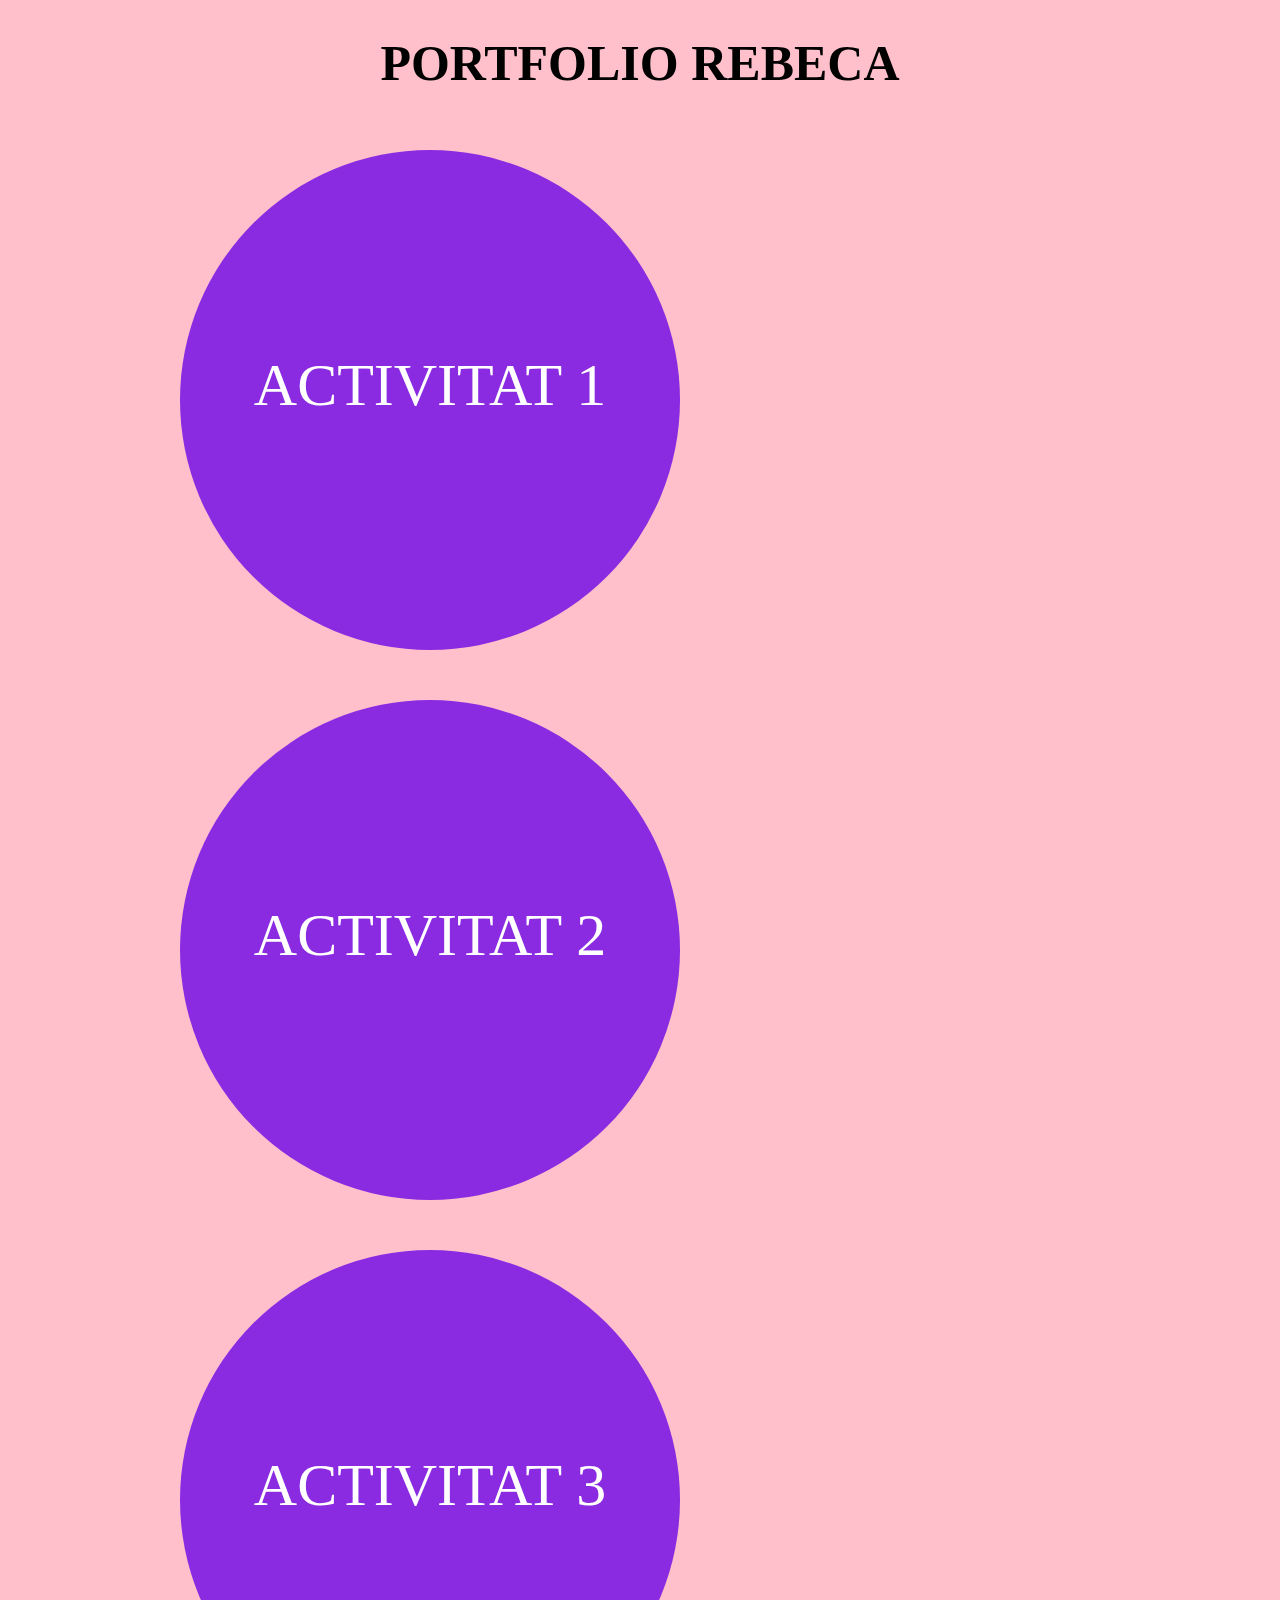
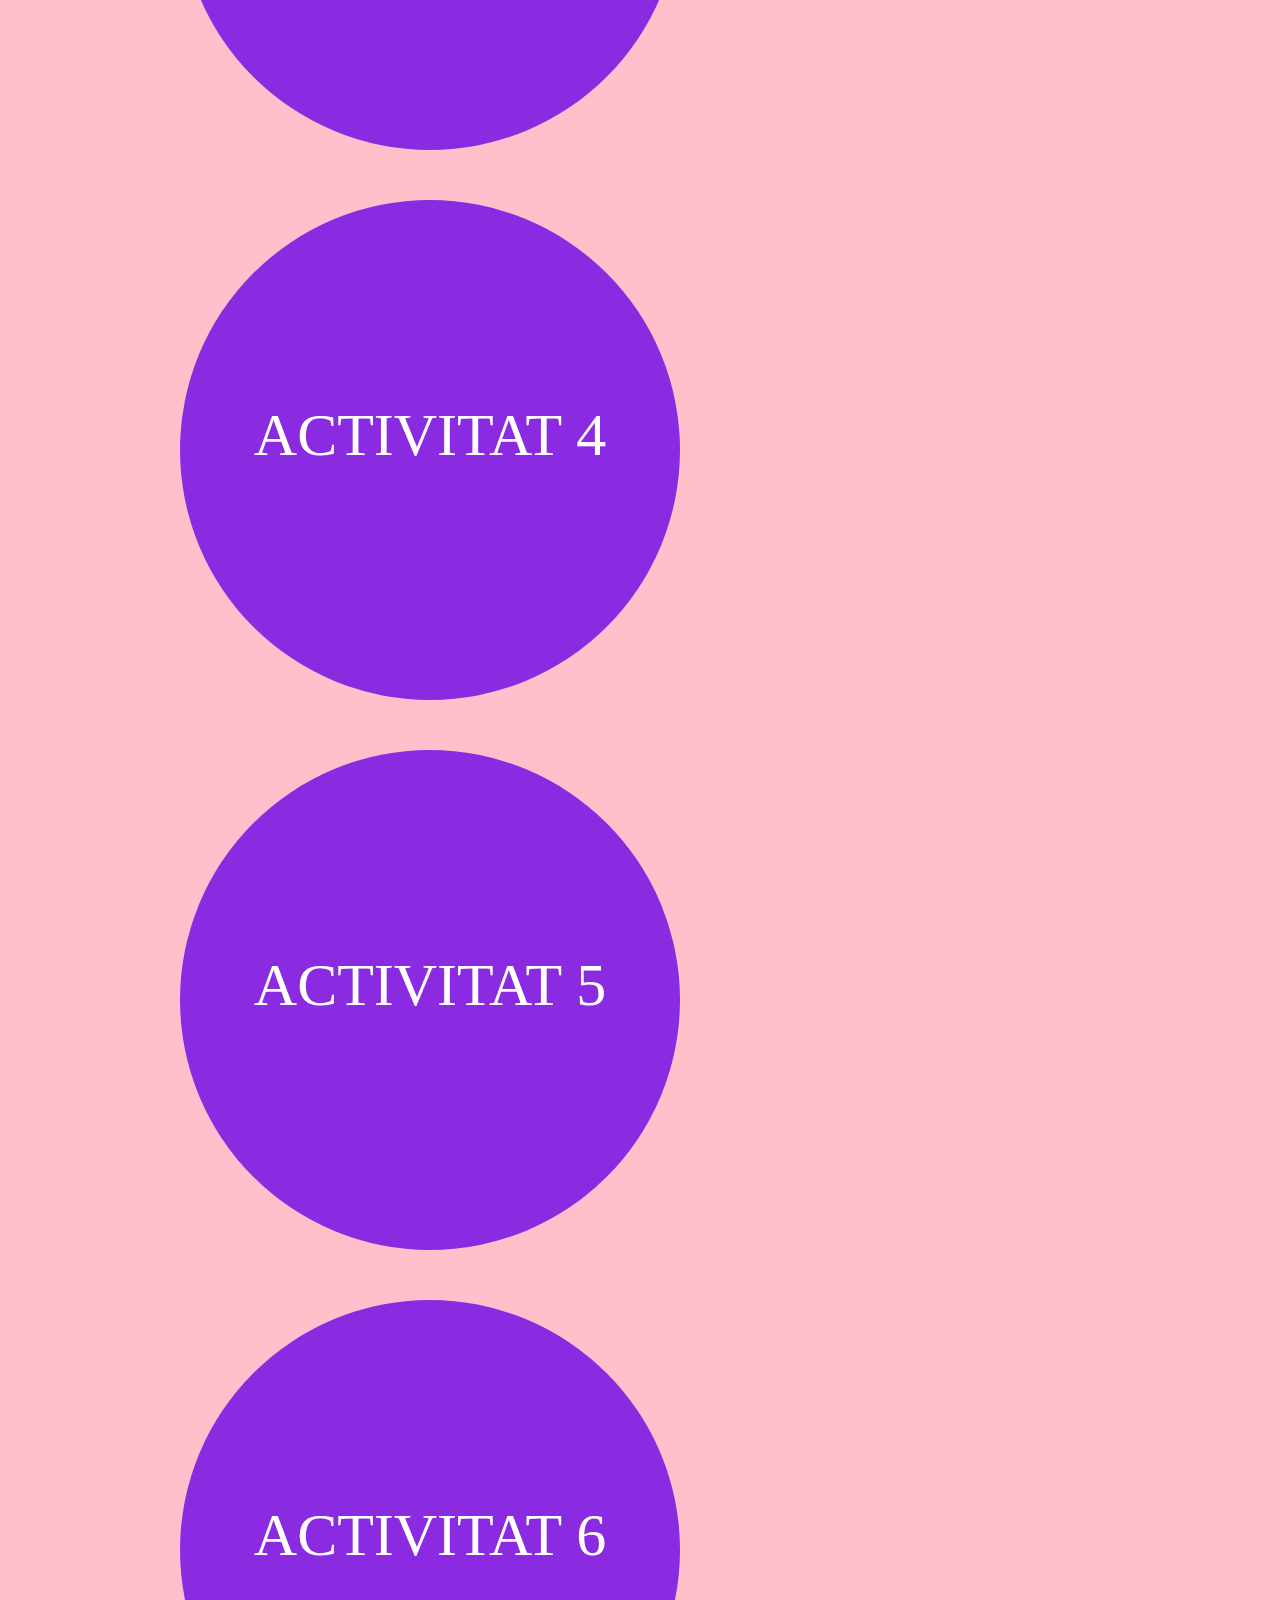
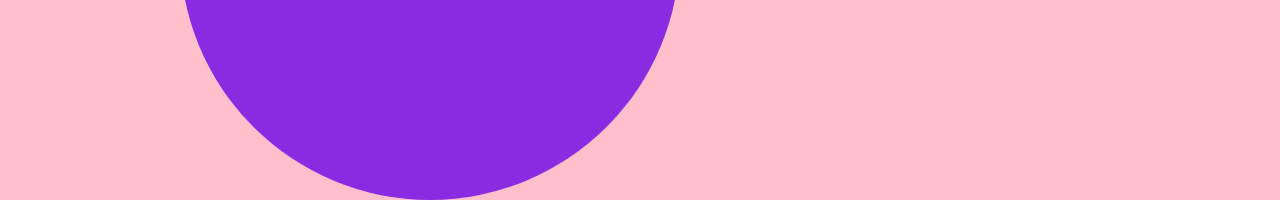
<file: index.html>
<!DOCTYPE html>
<html>
<head>
    <meta charset="UTF-8">
    <meta name="Rebeca">
    <meta lang="es">
    <link rel="stylesheet" href="estils.css">
    <title>Portfolio</title>
</head>
<body>
    <div id="titulo">
        <h1 id="titulo">Portfolio Rebeca</h1>
    </div>
    <div id="contenedor">
        <a href="horario/index.html" target="_blank"><div class="circulo" id="act1">activitat 1</div></a>
        <a href="listado/index.html" target="_blank"><div class="circulo" id="act2">activitat 2</div></a>
        <a href="web/index.html" target="_blank"><div class="circulo" id="act3">activitat 3</div></a>
        <a href="cara/index.html" target="_blank"><div class="circulo" id="act4">activitat 4</div></a>
        <a href="primero/index.html" target="_blank"><div class="circulo" id="act5">activitat 5</div></a>
        <a href="semafor/index.html" target="_blank"><div class="circulo" id="act6">activitat 6</div></a>
    </div>
</body>
</html>
</file>
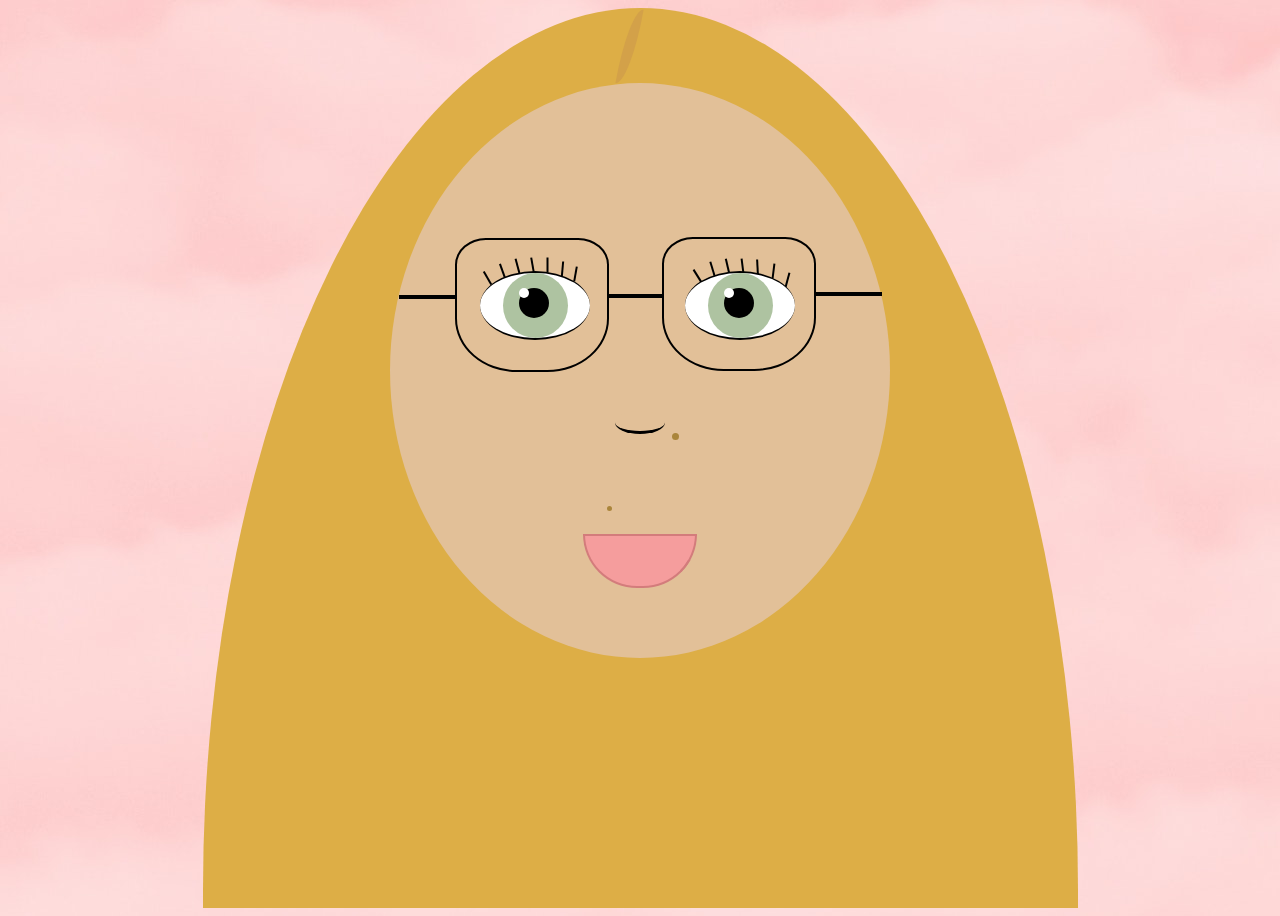
<file: cara/index.html>
<!DOCTYPE html>
<html>
  <head>
    <meta charset="utf-8">
    <meta lang="en">
    <meta name="Rebeca">
    <title>Posicionamiento</title>
    <link rel="stylesheet" href="estils.css">
  </head>
  <body>
        <div id="pelo">
        <div id="cara">
        <div class="pestañas" id="pestaña1"></div>
        <div class="pestañas" id="pestaña2"></div>
        <div class="pestañas" id="pestaña3"></div>
        <div class="pestañas" id="pestaña4"></div>
        <div class="pestañas" id="pestaña5"></div>
        <div class="pestañas" id="pestaña6"></div>
        <div class="pestañas" id="pestaña7"></div>

        <div class="pestañas2" id="pestaña8"></div>
        <div class="pestañas2" id="pestaña9"></div>
        <div class="pestañas2" id="pestaña10"></div>
        <div class="pestañas2" id="pestaña11"></div>
        <div class="pestañas2" id="pestaña12"></div>
        <div class="pestañas2" id="pestaña13"></div>
        <div class="pestañas2" id="pestaña14"></div>


        <div class="ojos" id="ojo1"><div class="verde"></div><div class="negro"><div class="blanco"></div></div></div>
        <div class="ojos" id="ojo2"><div class="verde"></div><div class="negro"><div class="blanco"></div></div></div>
        <div id="nariz"></div>
        <div id="boca"></div>
        <div id="boca1"></div>
        <div class="gafas" id="cristalizq"><div class="gafas" id="cristalder"></div><div class="gafas" id="linea"></div><div class="gafas" id= "lineaizq"></div><div class="gafas" id="lineader"></div>
        <div id="berruga">
        <div id="berruga1">
        <div id="flequillo">


      </div></div>
    </div>








  </body>
</html>
</file>
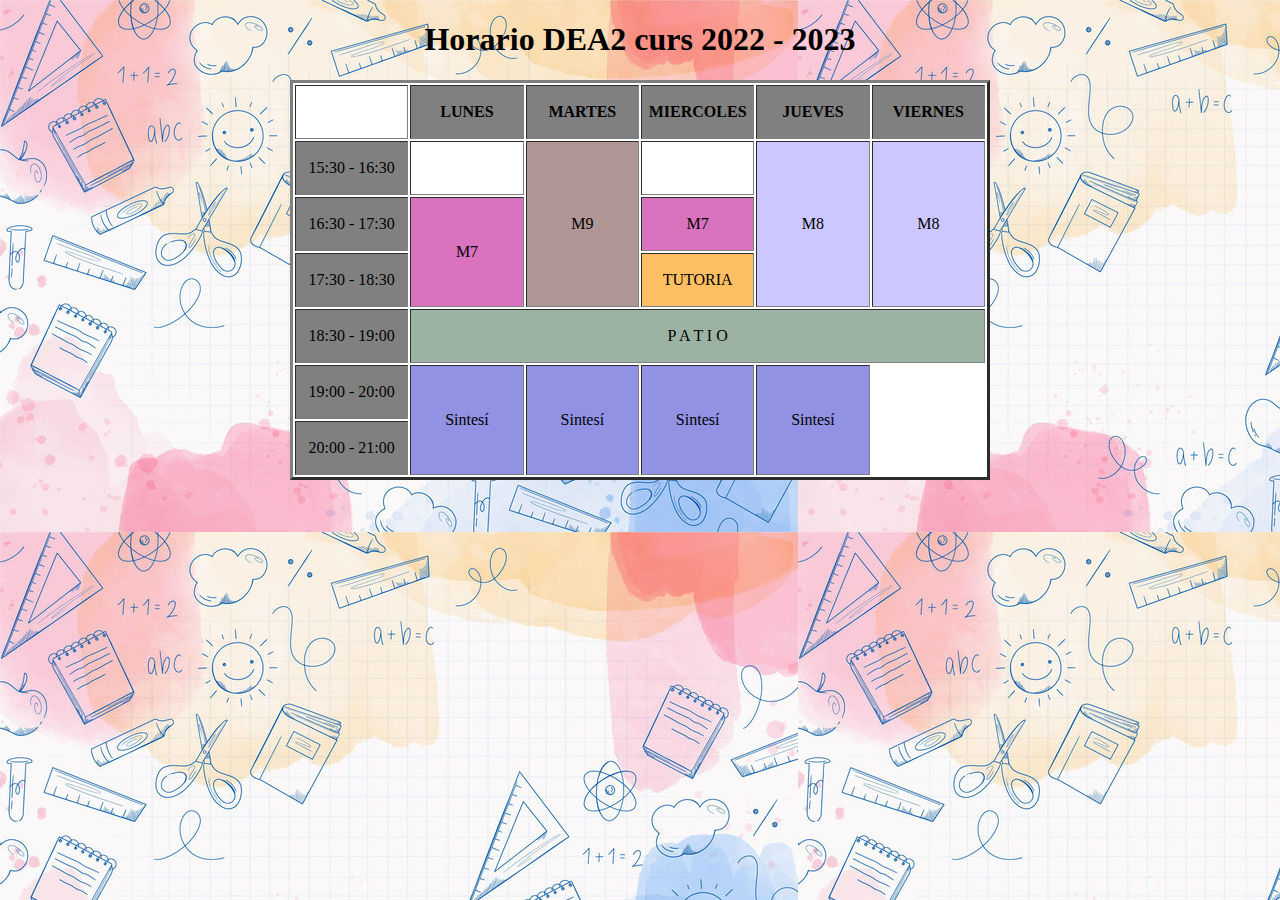
<file: horario/index.html>
<!DOCTYPE html>
<html>
  <head>
    <meta charset="utf-8">
    <meta lang="en" dir="ltr">
    <meta name="LAU">
    <title>Horario de clase</title>
  </head>

  <body background="image.jpeg">
      <h1 align="center">Horario DEA2 curs 2022 - 2023</h1>

      <table border="3px" align="center" bgcolor="white" width="700px" height="250px">
        <th>
          <td align="center" width="100px" height="50px" bgcolor="grey"><b>LUNES</b></td>
          <td align="center" width="100px" height="50px" bgcolor="grey"><b>MARTES</b></td>
          <td align="center" width="100px" height="50px" bgcolor="grey"><b>MIERCOLES</b></td>
          <td align="center" width="100px" height="50px" bgcolor="grey"><b>JUEVES</b></td>
          <td align="center" width="100px" height="50px" bgcolor="grey"><b>VIERNES</b></td>

        <tr>
          <td align="center" width="100px" height="50px" bgcolor="grey">15:30 - 16:30</td>
          <td></td>
          <td align="center" rowspan="3" bgcolor="#B19696">M9</td>
          <td></td>
          <td align="center" rowspan="3"bgcolor="#CDC7FF">M8</td>
          <td align="center" rowspan="3"bgcolor="#CDC7FF">M8</td>
        </tr>

        <tr>
          <td align="center" width="100px" height="50px" bgcolor="grey">16:30 - 17:30</td>
          <td align="center"  rowspan="2" bgcolor="#D973C0">M7</td>
          <td align="center"  bgcolor="#D973C0">M7</td>
        </tr>

        <tr>
          <td align="center" width="100px" height="50px" bgcolor="grey">17:30 - 18:30</td>
          <td align="center" bgcolor="#FFBF62">TUTORIA</td>
        </tr>

        <tr>
          <td align="center" width="100px" height="50px" bgcolor="grey">18:30 - 19:00</td>
          <td align="center" colspan="5" bgcolor="#9CB3A3">P  A  T  I  O</td>
        </tr>

        <tr>
          <td align="center" width="100px" height="50px" bgcolor="grey">19:00 - 20:00</td>
          <td align="center" rowspan="2"bgcolor="#9292E4">Sintesí</td>
          <td align="center" rowspan="2"bgcolor="#9292E4">Sintesí</td>
          <td align="center" rowspan="2"bgcolor="#9292E4">Sintesí</td>
          <td align="center" rowspan="2"bgcolor="#9292E4">Sintesí</td>
        </tr>

        <tr>
          <td align="center" width="100px" height="50px" bgcolor="grey">20:00 - 21:00</td>
        </tr>
      </table>
  </body>
</html>
</file>
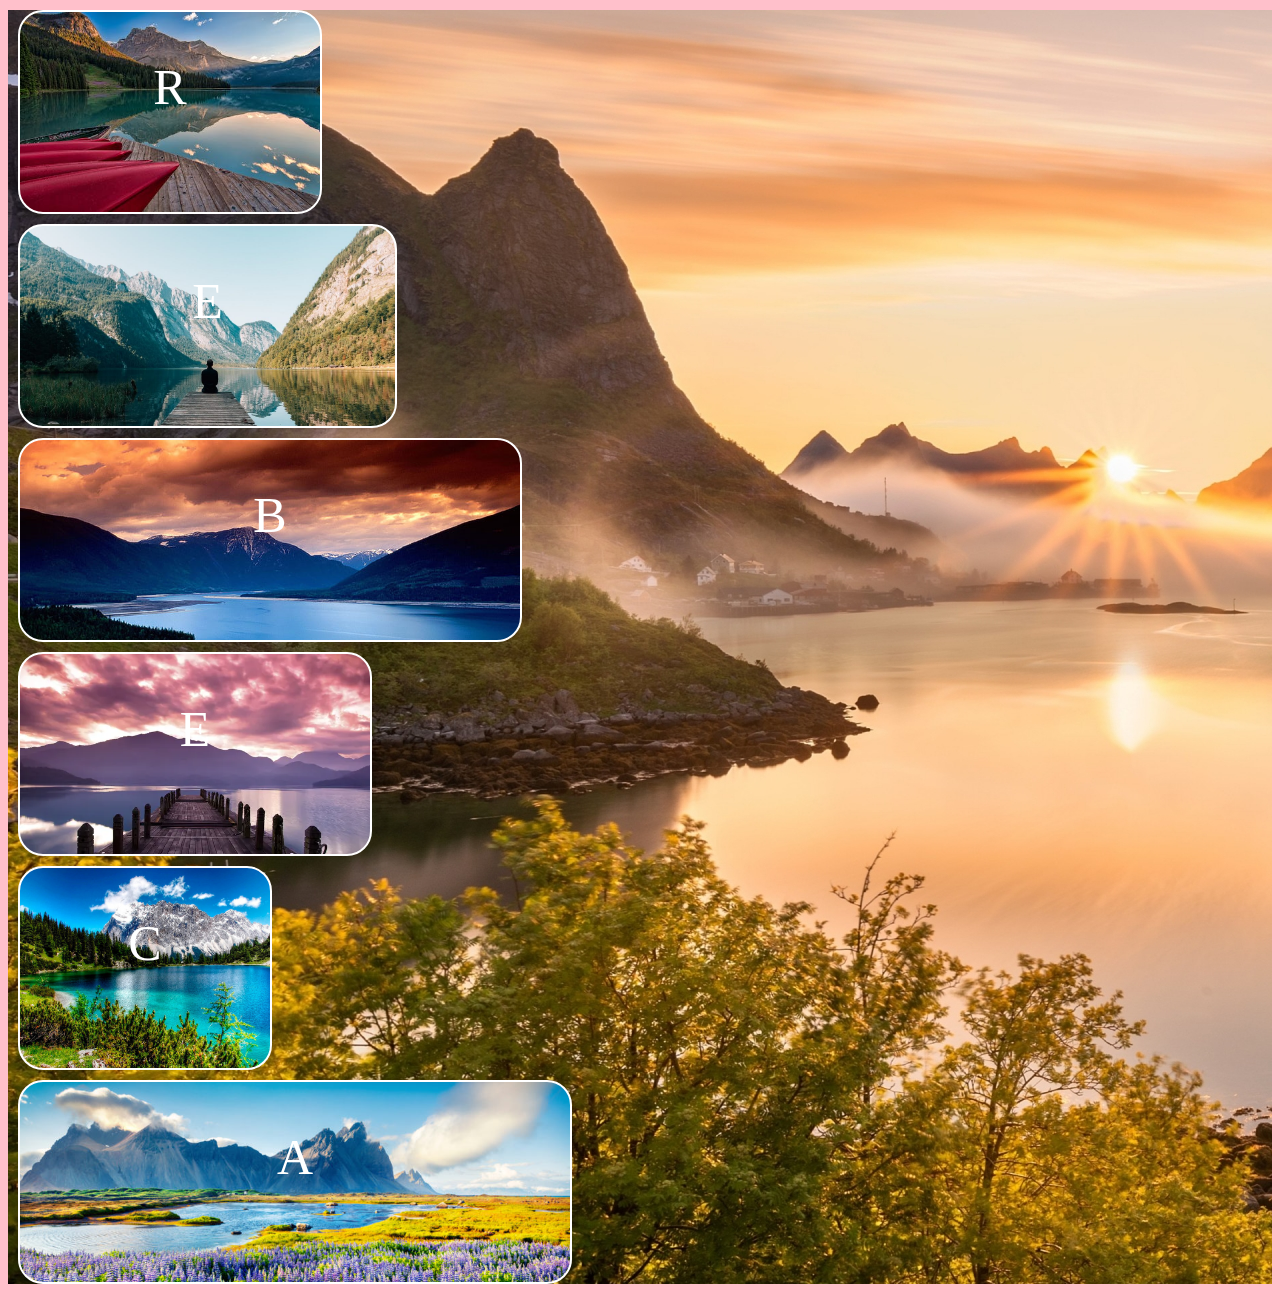
<file: listado/index.html>
<!DOCTYPE html>
<html>
  <head>
    <meta charset="utf-8">
    <meta lang="en" dir="ltr">
    <meta name= "REBECA">
    <title>ESTILOS</title>
    <link rel="stylesheet" href="estils.css">
  </head>

  <body>

    <div id="contenidor">
      <div id="div1" class="cuadraditos">R</div>
      <div id="div2" class="cuadraditos">E</div>
      <div id="div3" class="cuadraditos">B</div>
      <div id="div4" class="cuadraditos">E</div>
      <div id="div5" class="cuadraditos">C</div>
      <div id="div6" class="cuadraditos">A</div>
    </div>

  </body>
</html>
</file>
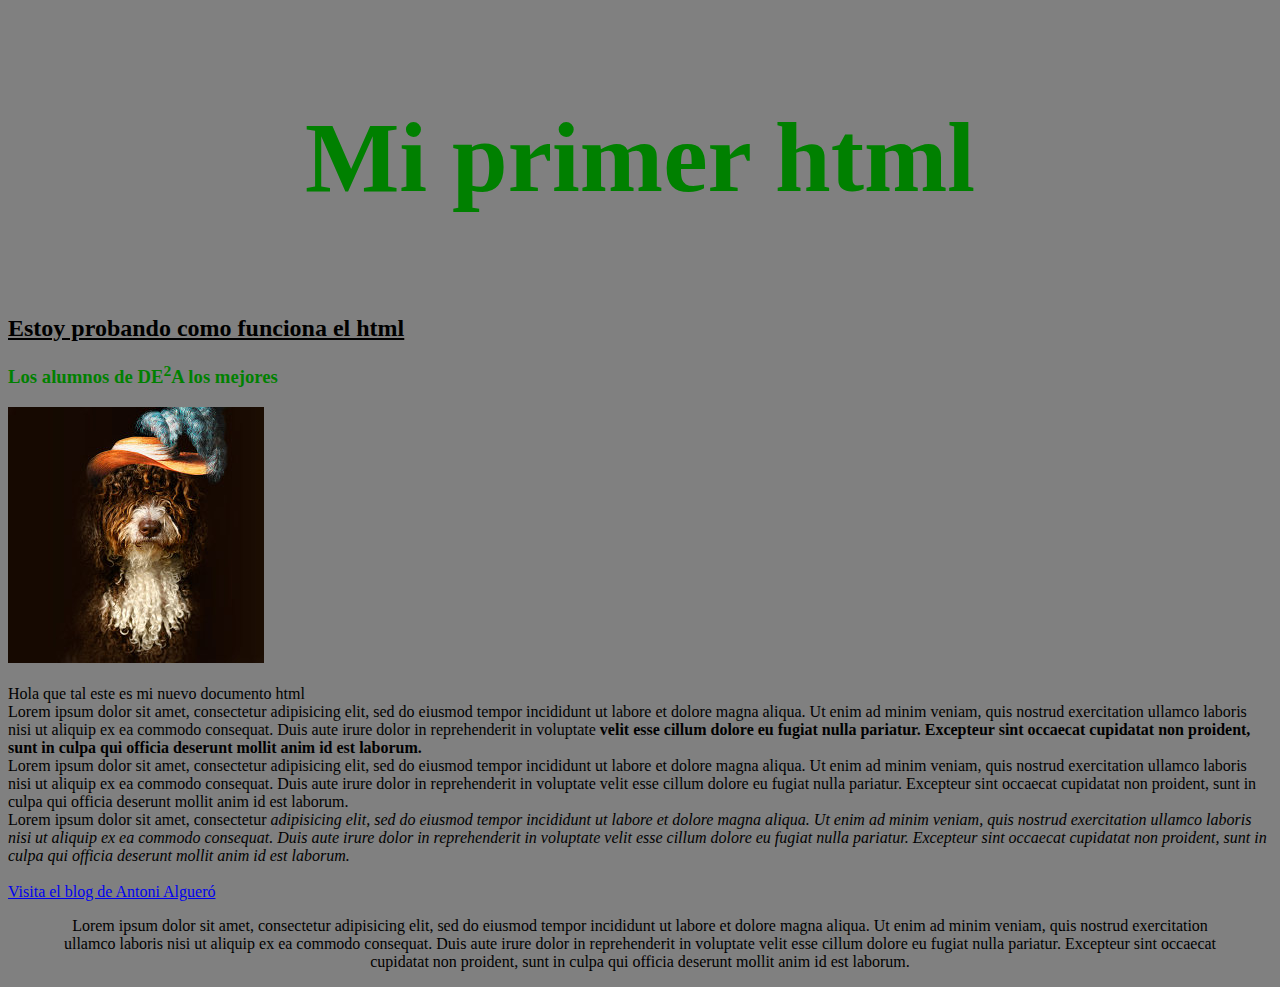
<file: primero/index.html>
<!DOCTYPE html>
<html>
   <head>
     <meta charset="utf-8">
     <meta lang="es">
     <meta name="LAU">
     <title>mi primer html</title>
   </head>

   <body bgcolor="grey">
     <header>
     <h1><center><p style="color:green; font-size:100px">Mi primer html</p><center></h1>
     <h2><u>Estoy probando como funciona el html</u></h2>
     <h3><p style ="color:green">Los alumnos de DE<sup>2</sup>A los mejores</h3>
      <img src="gato sombrero.jpeg">
     <br><br>Hola que tal este es mi nuevo documento html<br>Lorem ipsum dolor sit amet, consectetur adipisicing elit, sed do eiusmod tempor incididunt ut labore et dolore magna aliqua. Ut enim ad minim veniam, quis nostrud exercitation ullamco laboris nisi ut aliquip ex ea commodo consequat. Duis aute irure dolor in reprehenderit in voluptate <b>velit esse cillum dolore eu fugiat nulla pariatur. Excepteur sint occaecat cupidatat non proident, sunt in culpa qui officia deserunt mollit anim id est laborum.</b> <br>Lorem ipsum dolor sit amet, consectetur adipisicing elit, sed do eiusmod tempor incididunt ut labore et dolore magna aliqua. Ut enim ad minim veniam, quis nostrud exercitation ullamco laboris nisi ut aliquip ex ea commodo consequat. Duis aute irure dolor in reprehenderit in voluptate velit esse cillum dolore eu fugiat nulla pariatur. Excepteur sint occaecat cupidatat non proident, sunt in culpa qui officia deserunt mollit anim id est laborum. <br>Lorem ipsum dolor sit amet, consectetur <i>adipisicing elit, sed do eiusmod tempor incididunt ut labore et dolore magna aliqua. Ut enim ad minim veniam, quis nostrud exercitation ullamco laboris nisi ut aliquip ex ea commodo consequat. Duis aute irure dolor in reprehenderit in voluptate velit esse cillum dolore eu fugiat nulla pariatur. Excepteur sint occaecat cupidatat non proident, sunt in culpa qui officia deserunt mollit anim id est laborum.</i>
     <br><br><a href="https://agora.xtec.cat/ifp-alguero/">Visita el blog de Antoni Algueró</a>
     <blockquote><center>Lorem ipsum dolor sit amet, consectetur adipisicing elit, sed do eiusmod tempor incididunt ut labore et dolore magna aliqua. Ut enim ad minim veniam, quis nostrud exercitation ullamco laboris nisi ut aliquip ex ea commodo consequat. Duis aute irure dolor in reprehenderit in voluptate velit esse cillum dolore eu fugiat nulla pariatur. Excepteur sint occaecat cupidatat non proident, sunt in culpa qui officia deserunt mollit anim id est laborum.<center></blockquote>
   </body>

   <footer>
   </footer>
</html>
</file>
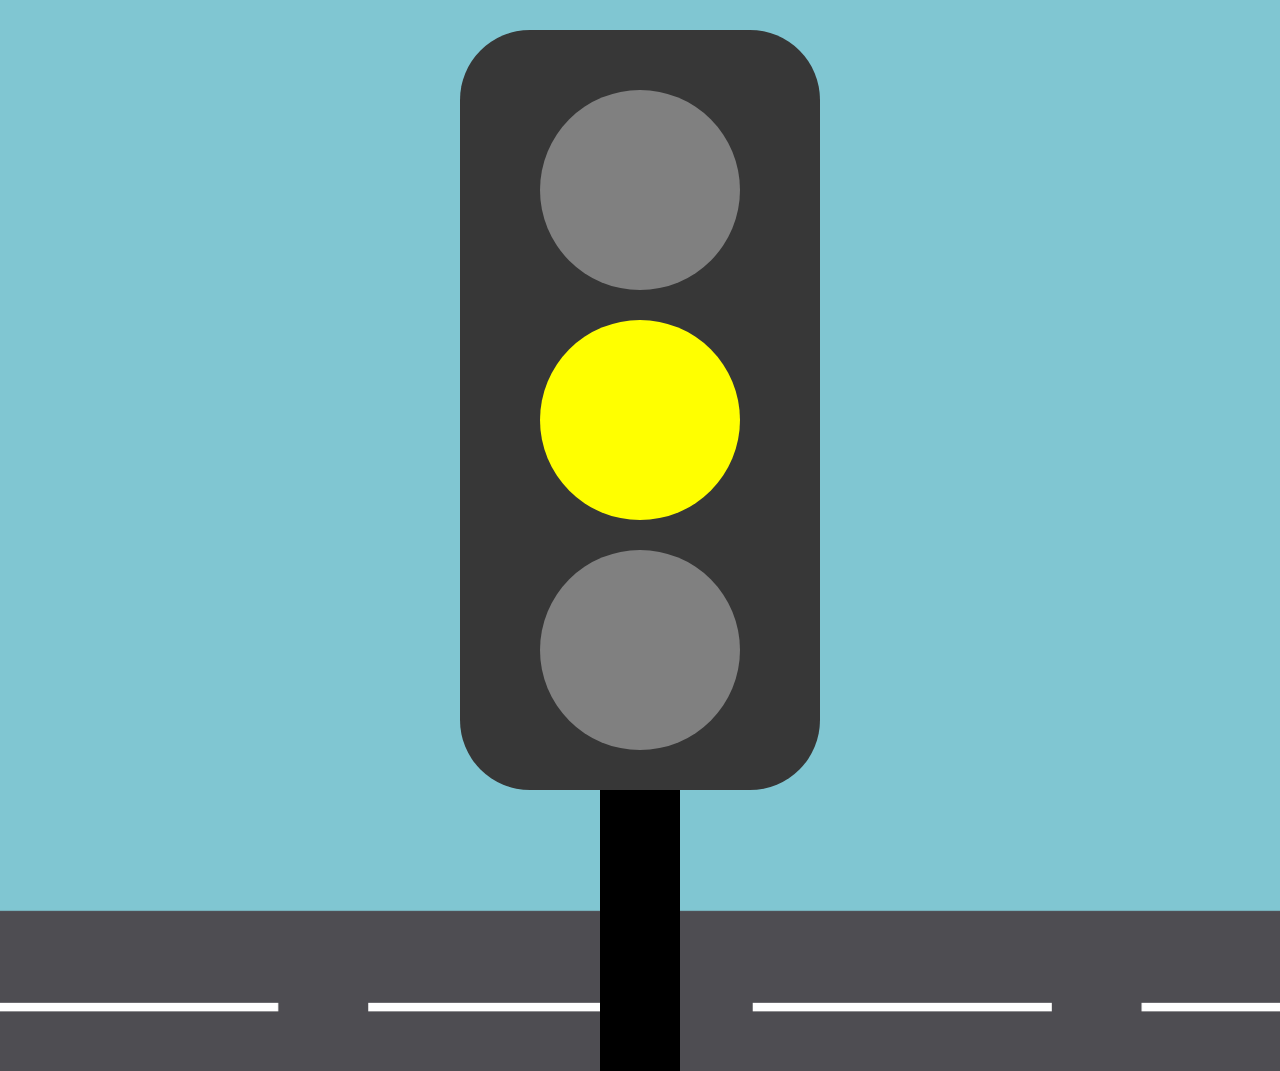
<file: semafor/index.html>
<!DOCTYPE html>
<html lang="en">
<head>
    <meta charset="UTF-8">
    <meta name="rebeca" >
    <title>Document</title>
    <link rel="stylesheet" href="estils.css">
</head>
<body>
    <div id="semaforo">
        <div class="circulos" id="rojo"></div>
        <div class="circulos" id="amarillo"></div>
        <div class="circulos" id="verde"></div>
    </div>
    <div id="palo"></div>
</body>
</html>
</file>
<file: estils.css>
body {
    background-color: pink;
    margin: 0 auto;
    padding: 0;
    display: flex;
    flex-direction: column;
    justify-content: center;
}

#titulo {
    height: 100px;
    text-align: center;
    font-size: 50px;
    text-transform: uppercase;
    font-family: Cambria, Cochin, Georgia, Times, 'Times New Roman', serif;
}

#contenedor {
    margin: auto;
    flex-direction: row;
    justify-content: center;
    height: 100%;
}

.circulo {
    background-color: blueviolet;
    float: left;
    height: 500px;
    width: 500px;
    border-radius: 100%;
    margin-left: 180px;
    margin-top: 50px;
    text-align: center;
    font-size: 60px;
    color: white;
    text-transform: uppercase;
    line-height: 470px;
}

#act1:hover {
    background-image: url(img/agenda.png);
}

#act2:hover {
    background-image: url(img/estilos.png);
}

#act3:hover {
    background-image: url(img/web.png);
}

#act4:hover {
    background-image: url(img/cara.png);
}

#act5:hover {
    background-image: url(img/primero.png);
}

#act6:hover {
    background-image: url(img/semafor.png);
}
</file>
<file: cara/estils.css>
body {
background-image: url(img/fondo.jpeg);
}

#pelo {
  margin: 0 auto;
  background-color: #ddae46;
  border-radius: 51% 51% 50% 50% / 100% 100% 0% 0%;
  height: 900px;
  width: 875px;

}

#cara {
  margin: 0 auto;
  height: 575px;
  width: 500px;
  background-color: #e2c098;
  border-radius: 50%;
  position: relative;
  top: 75px;
}

#flequillo {
  height: 77px;
  width: 15px;
  background-color: #d3a149 ;
  position: relative;
  top: -425px;
  left: -50px;
  border-radius: 100% 0 100% 0;
  transform: rotate(10deg);
}

.ojos {
  height: 65px;
  width: 110px;
  background-color: white;
  border-radius: 100%;
  float: left;
  position: relative;
  top: 160px;
}

#ojo1 {
  margin-left: 90px;
  border-bottom: 2px solid black;
  border-top: 2px solid black;
}

#ojo2 {
  margin-left: 95px;
  border-bottom: 2px solid black;
  border-top: 2px solid black;
}

.verde {
  background-color: #aec3a1;
  height: 65px;
  width: 65px;
  border-radius: 100%;
  margin-left: 23px;
  margin-top: 0px;
}

.negro {
  background-color: black;
  height: 30px;
  width: 30px;
  border-radius: 100%;
  margin-left: 39px;
  margin-top: -50px;
}

.blanco {
  background-color: white;
  height: 10px;
  width: 10px;
  border-radius: 100%;
}

#nariz {
  height: 20px;
  width: 50px;
  border-radius: 50%;
  background-color: #e2c098;
  position: relative;
  top: 300px;
  margin: 0 auto;
  border-bottom: 3px solid black;
}

#boca {
  margin: 0 auto;
  width: 110px;
  height: 50px;
  border: 2px solid #D37C7C;
  background: #F59D9D;
  -moz-border-radius: 0 0 100px 100px;
  -webkit-border-radius: 100px 100px 0 0;
  border-radius: 0 0 100px 100px;
  margin-top: 400px;
}

.gafas {
  border: 2px solid black;
  position: relative;
}

#cristalizq {
  height: 130px;
  width: 150px;
  top: -350px;
  left: 65px;
  border-radius: 20% 20% 40% 40%;
}

#cristalder {
  height: 130px;
  width: 150px;
  top: -3px;
  left: 205px;
  border-radius: 20% 20% 40% 40%;
}

#linea {
  width: 52px;
  top: -80px;
  left: 150px;
  border: 2px solid black;
}

#lineaizq {
  width: 53px;
  top: -83px;
  left: -58px;
}

#lineader {
  width: 63px;
  top: -90px;
  left: 358px;
}

#berruga {
  height: 5px;
  width: 5px;
  background-color: #aa853b;
  position: relative;
  top: 120px;
  left: 150px;
  border-radius: 100%;

}

#berruga1 {
  height: 7px;
  width: 7px;
  background-color: #aa853b;
  position: relative;
  top: -73px;
  right: -65px;
  border-radius: 100%;
}

.pestañas {
  background-color: black;
  width: 15px;
  height: 2px;
  position: relative;
  transform: rotate(60deg);
}

.pestañas2 {
  background-color: black;
  width: 15px;
  height: 2px;
  position: relative;
  transform: rotate(60deg);
}

#pestaña1 {
left: 90px;
top: 194px;
}

#pestaña2 {
left: 105px;
top: 185px;
transform: rotate(70deg);
}

#pestaña3 {
left: 120px;
top: 178px;
transform: rotate(75deg);
}

#pestaña4 {
left: 135px;
top: 175px;
transform: rotate(80deg);
}

#pestaña5 {
left: 150px;
top: 173px;
transform: rotate(90deg);
}

#pestaña6 {
left: 165px;
top: 175px;
transform: rotate(95deg);
}

#pestaña7 {
left: 178px;
top: 178px;
transform: rotate(100deg);
}

#pestaña8 {
  left: 390px;
  top: 182px;
  transform: rotate(105deg);
}

#pestaña9 {
  left: 376px;
  top: 171px;
  transform: rotate(97deg);
}

#pestaña10 {
  left: 360px;
  top: 165px;
  transform: rotate(87deg);
}

#pestaña11{
  left: 345px;
  top: 162px;
  transform: rotate(83deg);
}

#pestaña12{
  left: 330px;
  top: 160px;
  transform: rotate(77deg);
}

#pestaña13{
  left: 315px;
  top: 161px;
  transform: rotate(73deg);
}

#pestaña14{
  left: 300px;
  top: 166px;
  transform: rotate(58deg);
}
</file>
<file: listado/estils.css>
body {
  background-color: pink;
}

#contenidor{
    background-color: pink;
    background-image: url(fondo.jpg);
}

.cuadraditos {
  height: 150px;
  width: 150px;
  background-color: purple;
  margin: 10px;
  font-size: 50px;
  text-align: center;
  line-height: 150px;
  border: 2px solid white;
  border-radius: 25px;
}

#div1 {
  background-color: lightgreen;
  color: white;
  background-image: url(paisaje1.jpeg);
  background-size:cover;
  height: 200px;
  width: 300px;
}

#div2 {
  background-color: purple;
  color: white;
  background-image: url(paisaje2.jpeg);
  background-size:cover;
  height: 200px;
  width: 375px;
}

#div3 {
  background-color: lightblue;
  color: white;
  background-image: url(paisaje3.jpeg);
  background-size:cover;
  height: 200px;
  width: 500px;
}

#div4 {
  background-color: salmon;
  color: white;
  background-image: url(paisaje4.jpeg);
  background-size:cover;
  height: 200px;
  width: 350px;
}

#div5 {
  background-color: lightyellow;
  color: white;
  background-image: url(paisaje5.jpeg);
  background-size:cover;
  height: 200px;
  width: 250px;
}

#div6 {
  background-color: gray;
  color: white;
  background-image: url(paisaje6.jpeg);
  background-size:cover;
  height: 200px;
  width: 550px;
}
</file>
<file: semafor/estils.css>
body{
    background-image: url(img/fondo.jpg);
    background-size: 2200px;
    margin: 0;
    padding: 0;
}

#semaforo{
    margin: 0 auto;
    height: 700px;
    width: 300px;
    background-color: rgb(55, 55, 55);
    padding: 30px;
    border-radius: 70px;
    margin-top: 30px;
}

.circulos{
    height: 200px;
    width: 200px;
    border-radius: 100%;
    margin: 30px;
    margin-left: 50px;
}

#rojo{
    background-color: grey;
}

#amarillo {
    background-color: grey;
}

#verde {
    background-color: grey;
}

#palo {
    width: 80px;
    height: 281px;
    background-color: black;
    margin: 0 auto;
}

@media only screen and (max-width: 1000px) {
    #rojo {
    background-color: red;
    }
}

@media only screen and (min-width: 1001px) and (max-width: 1650px) {
    #amarillo {
    background-color: yellow;
    }
}

@media only screen and (min-width: 1651px) {
    #verde {
    background-color: green;
    }
}
</file>
